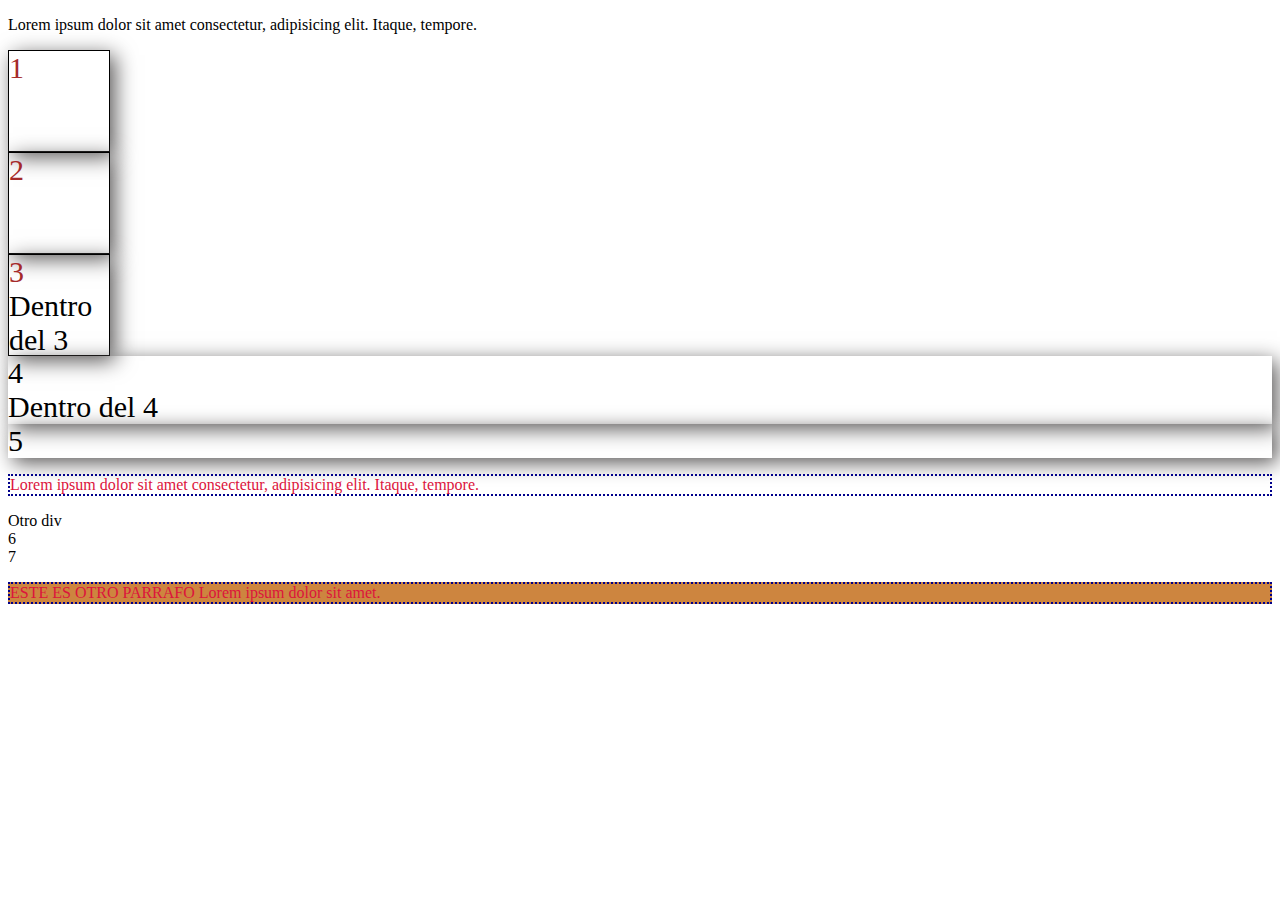
<file: clase10/index.html>
<!DOCTYPE html>
<html lang="en">
<head>
    <meta charset="UTF-8">
    <meta http-equiv="X-UA-Compatible" content="IE=edge">
    <meta name="viewport" content="width=device-width, initial-scale=1.0">
    <title>Document</title>
    <link rel="stylesheet" href="./styles/styles.css">
</head>
<body>
    <div id="contenedor">
        <p>Lorem ipsum dolor sit amet consectetur, 
            adipisicing elit. Itaque, tempore.
        </p>
        <div class="square">1</div>
        <div class="square">2</div>
        <div class="square">
            3
            <div>Dentro del 3</div>
        </div>
        <div>4
            <div>Dentro del 4</div>
        </div>
        <div>5</div>

        <p>Lorem ipsum dolor sit amet consectetur, 
            adipisicing elit. Itaque, tempore.
        </p>
    </div>

    <div>
        Otro div
        <div>6</div>
        <div class="square">7</div>
        <p>ESTE ES OTRO PARRAFO Lorem ipsum dolor sit amet.</p>
    </div>


    
</body>
</html>
</file>
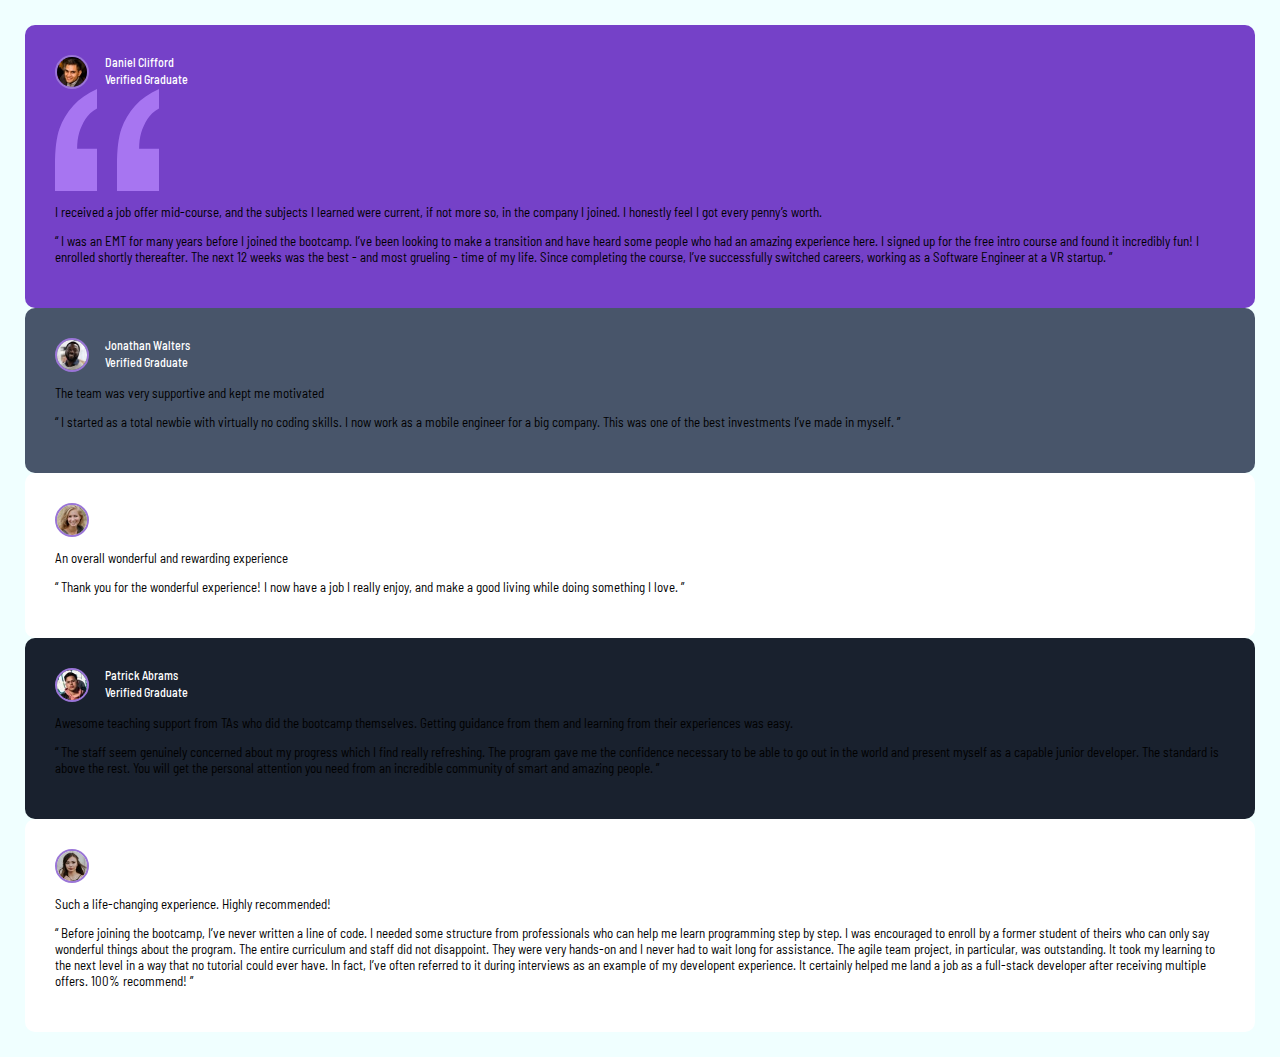
<file: challenge_CSS/testimonials-grid-section-main/index.html>
<!DOCTYPE html>
<html lang="en">
<head>
  <meta charset="UTF-8">
  <meta name="viewport" content="width=device-width, initial-scale=1.0"> <!-- displays site properly based on user's device -->

  <link rel="icon" type="image/png" sizes="32x32" href="./images/favicon-32x32.png">
  
  <link href="https://fonts.googleapis.com/css2?family=Barlow+Semi+Condensed:wght@500;600&family=Open+Sans:wght@600;700&family=Outfit:wght@300;500&family=Poppins:ital,wght@0,300;0,400;1,200;1,400&family=Spartan:wght@400;500;700&display=swap" rel="stylesheet">
  <link rel="stylesheet" href="./styles.css">
  <title>Frontend Mentor | [Challenge Name Here]</title>
  <!-- Feel free to remove these styles or customise in your own stylesheet 👍 -->
  
</head>
<body>
  <main>
    <article class="card">
      <header class="header">
        <img class="avatar" src="./images/image-daniel.jpg" alt="foto de perfil">
        <h1 class="name">Daniel Clifford</h1>
        <h2 class="graduated">Verified Graduate</h2>
        <img class="figure" src="./images/bg-pattern-quotation.svg" alt="comillas">
      </header>
          <p class="paragraph-1">
            I received a job offer mid-course, and the subjects I learned were current, if not more so, 
            in the company I joined. I honestly feel I got every penny’s worth.
          </p>
          <p class="paragraph-2">
            “ I was an EMT for many years before I joined the bootcamp. I’ve been looking to make a 
            transition and have heard some people who had an amazing experience here. I signed up 
            for the free intro course and found it incredibly fun! I enrolled shortly thereafter. 
            The next 12 weeks was the best - and most grueling - time of my life. Since completing 
            the course, I’ve successfully switched careers, working as a Software Engineer at a VR startup. ”
          </p>
      </article>

    <article class="card">
      <header class="header">
        <img class="avatar" src="./images/image-jonathan.jpg" alt="foto de perfil">
        <h1 class="name">Jonathan Walters</h1>
        <h2 class="graduated">Verified Graduate</h2>
      </header>
        <p class="paragraph-1">The team was very supportive and kept me motivated</p>
        <p class="paragraph-2">
          “ I started as a total newbie with virtually no coding skills. I now work as a mobile engineer 
          for a big company. This was one of the best investments I’ve made in myself. ”
        </p>
    </article>

    <article class="card">
      <header class="header">
        <img class="avatar" src="./images/image-jeanette.jpg" alt="foto de perfil">
        <h1 class="name">Jeanette Harmon</h1>
        <h2 class="graduated">Verified Graduate</h2>
      </header>
        <p class="paragraph-1">An overall wonderful and rewarding experience</p>
        <p class="paragraph-2">
          “ Thank you for the wonderful experience! I now have a job I really enjoy, and make a good living 
          while doing something I love. ”
        </p>
    </article>
    
    
    <article class="card">
      <header class="header">
        <img class="avatar" src="./images/image-patrick.jpg" alt="foto de perfil">
        <h1 class="name">Patrick Abrams</h1>
        <h2 class="graduated">Verified Graduate</h2>
      </header>
        <p class="paragraph-1">Awesome teaching support from TAs who did the bootcamp themselves. Getting guidance from them and 
          learning from their experiences was easy.</p>
        <p class="paragraph-2">
          “ The staff seem genuinely concerned about my progress which I find really refreshing. The program 
          gave me the confidence necessary to be able to go out in the world and present myself as a capable 
          junior developer. The standard is above the rest. You will get the personal attention you need from 
          an incredible community of smart and amazing people. ”
        </p>
    </article>

    <article class="card">
      <header class="header">
        <img class="avatar" src="./images/image-kira.jpg" alt="foto de perfil">
        <h1 class="name">Kira Whittle</h1>
        <h2 class="graduated">Verified Graduate</h2>
      </header>
        <p class="paragraph-1">Such a life-changing experience. Highly recommended!</p>
        <p class="paragraph-2">
          “ Before joining the bootcamp, I’ve never written a line of code. I needed some structure from 
          professionals who can help me learn programming step by step. I was encouraged to enroll by a former 
          student of theirs who can only say wonderful things about the program. The entire curriculum and staff 
          did not disappoint. They were very hands-on and I never had to wait long for assistance. The agile team 
          project, in particular, was outstanding. It took my learning to the next level in a way that no tutorial 
          could ever have. In fact, I’ve often referred to it during interviews as an example of my developent 
          experience. It certainly helped me land a job as a full-stack developer after receiving multiple offers. 
          100% recommend! ”
        </p>
    </article>
  </main>
</body>
</html>
</file>
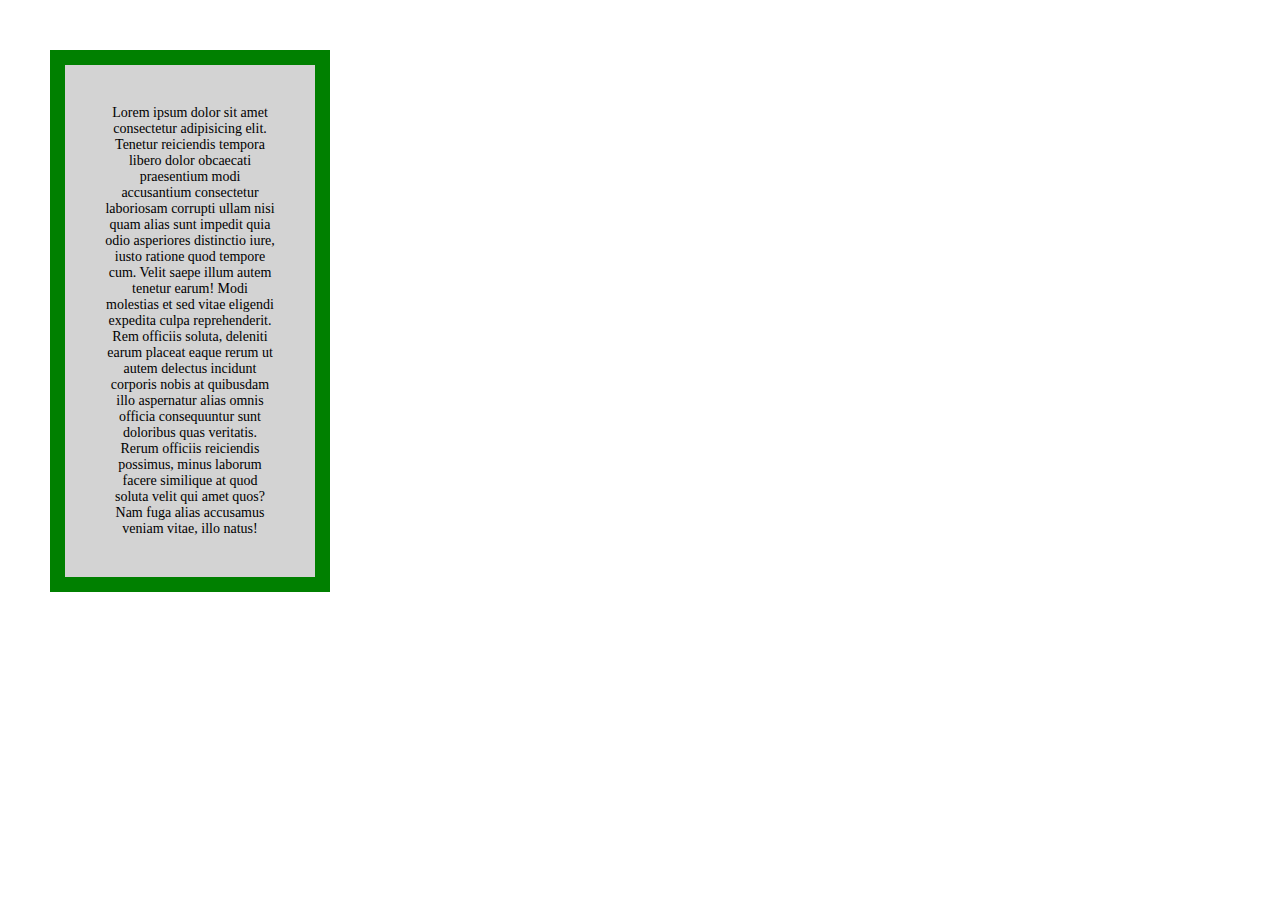
<file: clase10/pages/box-model.html>
<!DOCTYPE html>
<html lang="en">
<head>
    <meta charset="UTF-8">
    <meta http-equiv="X-UA-Compatible" content="IE=edge">
    <meta name="viewport" content="width=device-width, initial-scale=1.0">
    <title>Document</title>
    <link rel="stylesheet" href="../styles/box-model.css">
</head>
<body>
    <div>
        Lorem ipsum dolor sit amet consectetur adipisicing elit. 
        Tenetur reiciendis tempora libero dolor obcaecati praesentium modi accusantium consectetur 
        laboriosam corrupti ullam nisi quam alias sunt impedit quia odio asperiores distinctio iure, 
        iusto ratione quod tempore cum. Velit saepe illum autem tenetur earum! Modi molestias et 
        sed vitae eligendi expedita culpa reprehenderit. Rem officiis soluta, deleniti earum placeat 
        eaque rerum ut autem delectus incidunt corporis nobis at quibusdam illo aspernatur alias omnis
        officia consequuntur sunt doloribus quas veritatis. Rerum officiis reiciendis possimus, minus 
        laborum facere similique at quod soluta velit qui amet quos? Nam fuga alias accusamus 
        veniam vitae, illo natus!
    </div>
</body>
</html>
</file>
<file: clase10/styles/styles.css>
/*
SELECTORES BÁSICOS
* UNIVERSAL --> selecciona a TODOS los elementos 
    que se encuentren en el documento html
tagname ETIQUETA --> selecciona todos los elementos
    de la mismo tipo ( misma etiqueta )
.clase CLASS --> selecciona a todos los elementos
    que tengan la clase indicada
#identificador ID --> selecciona al UNICO elemento
    identificado con el id indicado
*/

/* Selector por descendiente 
padre elementosdescendientes{
    estilos que quiero aplicar a los elementos 
    descendientes
}


*/

div#contenedor div{
   color: black; 
   font-size: 30px;
}

div#contenedor div.square{
    width: 100px;
    height: 100px;
    border: 1px solid black;
    color: brown;
}

/*
Selector de hijos
padre>elementohijo
*/

div#contenedor>div{
    box-shadow: 5px 5px 20px rgb(90, 88, 88);
}

/*
    SELECTOR DE HERMANOS INMEDIATOS
    Selecciona un elemento inmediatamente 
    despues del elemento indicado

    elemento+hermano
*/
div+p{
    color: crimson;
}

div.square+p{
   background-color: peru; 
   border: 3px solid red;
}

/*
SELECETOR DE HERMANOS 
Me permite seleccionar a todos los hermanos 
que se encuentren despues del 
elemento de referencia
elemento~hermanos 
*/

div.square~p{
    border: 2px dotted darkblue;
}
</file>
<file: challenge_CSS/testimonials-grid-section-main/styles.css>
body {
    font-family: 'Barlow Semi Condensed', sans-serif;
    background-color: azure;
    margin: 0;
    padding: 25px;
    font-size: 13px;
}

.card:nth-child(1){
    background-color: hsl(263, 55%, 52%);
}

.card:nth-child(2){
    background-color: hsl(217, 19%, 35%);
}

.card:nth-child(3){
    background-color: hsl(0, 0%, 100%);
}

.card:nth-child(4){
    background-color: hsl(219, 29%, 14%);
}

.card:nth-child(5){
    background-color: hsl(0, 0%, 100%);
}

.card{
    padding: 30px;
    border-radius: 10px;
}

.header {
    display: grid;
    grid-template-columns: 50px 1fr;
    grid-template-rows: repeat(10px, 2);
}

.avatar{
    width: 30px;
    border-radius: 50%;
    border: 2px solid hsl(263, 55%, 65%) ;
    grid-column: 1 / 2;
    grid-row: 1 / 3;
}

.name, .graduated{
    font-size: 12px;
    margin: 0;
    color: hsl(0, 0%, 100%);
    font-weight: 500;
}
</file>
<file: clase10/styles/box-model.css>
*{
    box-sizing: border-box;
    padding: 0;
    margin: 0;
}

html{
    font-size: 14px;
}

div{
    background-color: lightgrey; 
    border: 15px solid green;
    padding: 40px;
    text-align: center;
    margin: 50px;
    width: 20rem;
}

/*
con box-sizing: contente-box;
el width se aplica sobre el CONTENIDO del elemento

box-sizing:border-box;
el width se aplica tomando en cuenta el borde y el padding

*/
</file>
